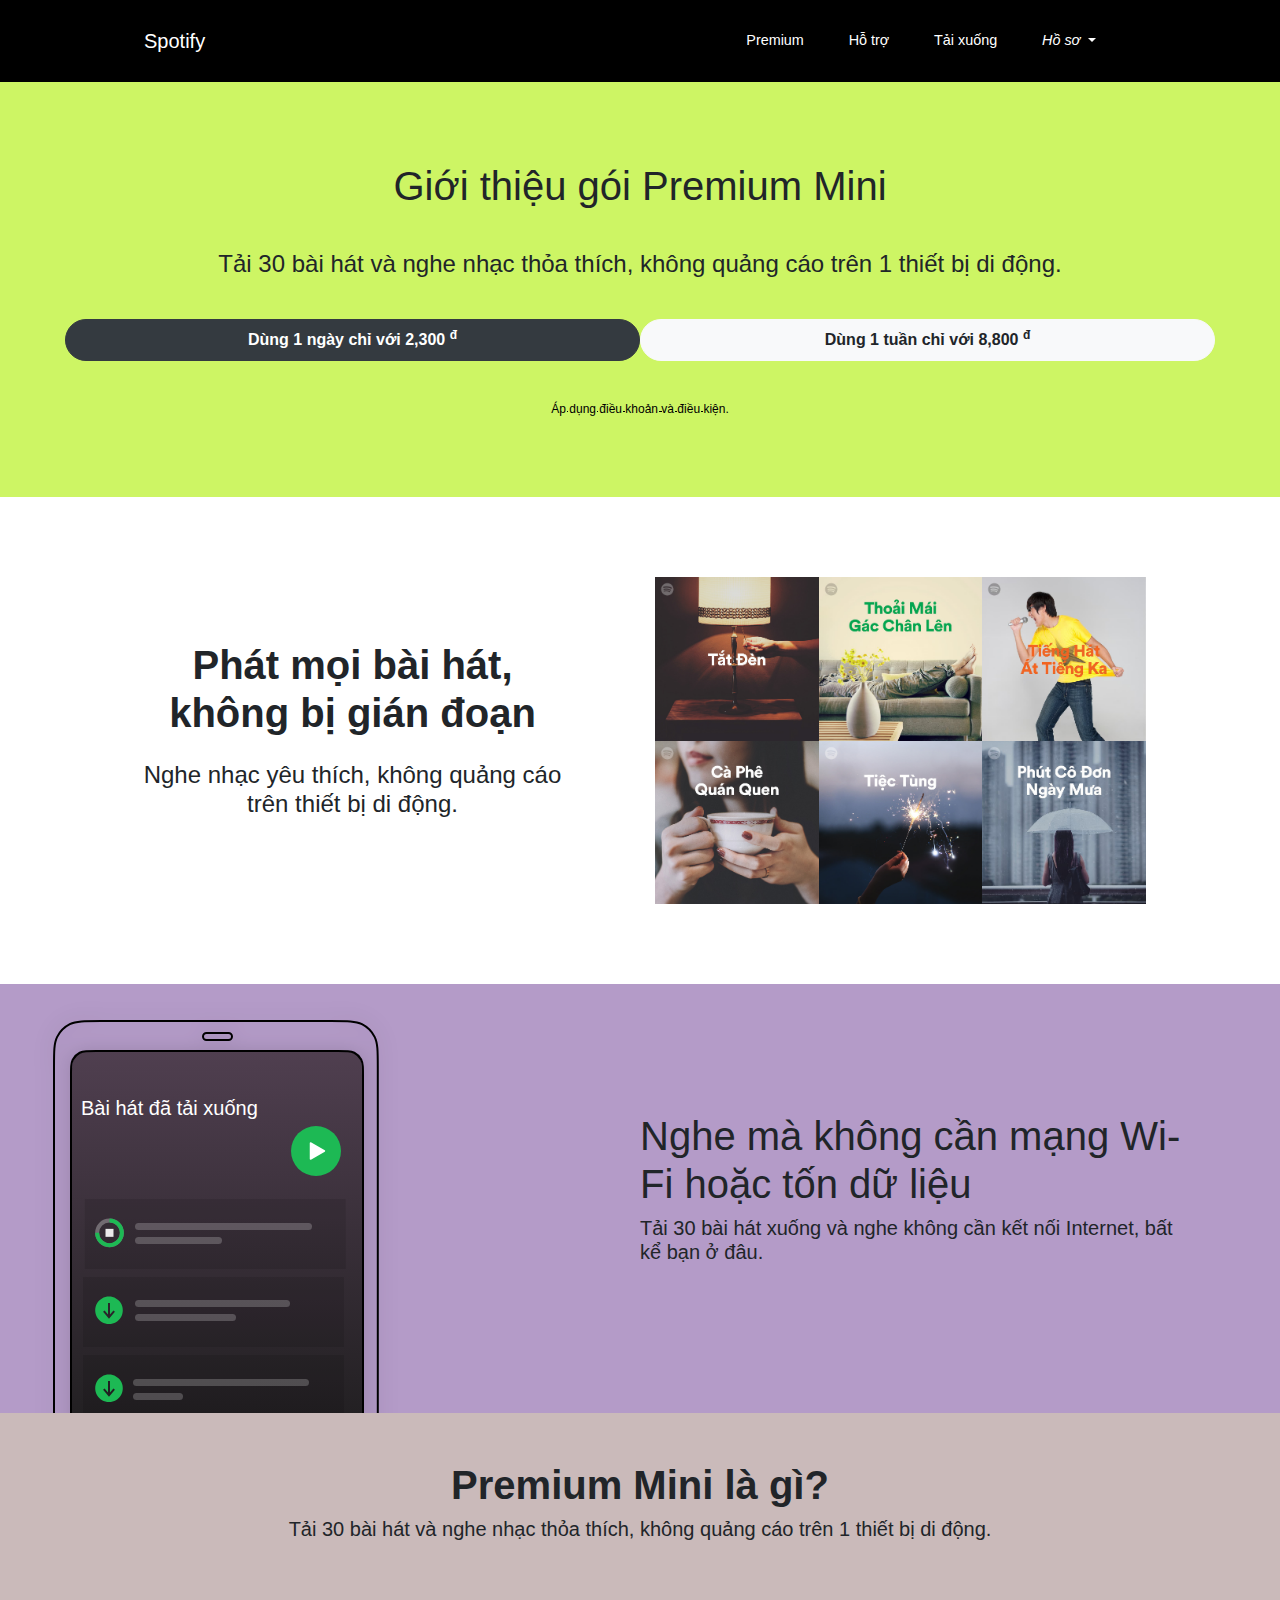
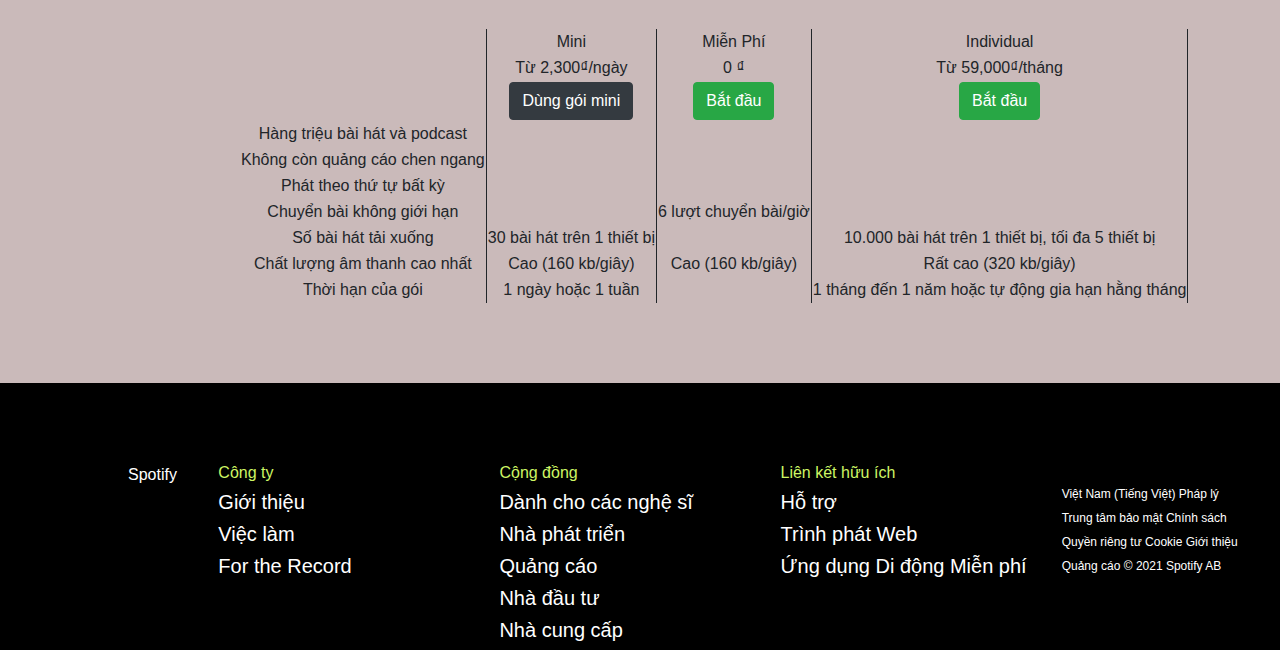
<file: index.html>
<!DOCTYPE html>
<html lang="en">
<head>
    <meta charset="UTF-8">
    <meta http-equiv="X-UA-Compatible" content="IE=edge">
    <meta name="viewport" content="width=device-width, initial-scale=1.0">
    <title>Đỗ Gia Huy</title>
    <link rel="stylesheet" href="bootstrap-4.6.1-dist/css/bootstrap.css">
    <link rel="stylesheet" href="https://pro.fontawesome.com/releases/v5.10.0/css/all.css" integrity="sha384-AYmEC3Yw5cVb3ZcuHtOA93w35dYTsvhLPVnYs9eStHfGJvOvKxVfELGroGkvsg+p" crossorigin="anonymous"/>
    <link rel="stylesheet" href="sass/style.css">


    <script src="https://cdn.jsdelivr.net/npm/jquery@3.5.1/dist/jquery.slim.min.js" integrity="sha384-DfXdz2htPH0lsSSs5nCTpuj/zy4C+OGpamoFVy38MVBnE+IbbVYUew+OrCXaRkfj" crossorigin="anonymous"></script>
    <script src="https://cdn.jsdelivr.net/npm/bootstrap@4.6.1/dist/js/bootstrap.bundle.min.js" integrity="sha384-fQybjgWLrvvRgtW6bFlB7jaZrFsaBXjsOMm/tB9LTS58ONXgqbR9W8oWht/amnpF" crossorigin="anonymous"></script>

    
</head>
<body>
    <header>
        <div class="container-fluid p-0">
            <nav class="navbar navbar-expand-lg">
                <a class="navbar-brand" target="_blank" href="music.html"><i class="fab fa-napster fa-2x"></i>Spotify</a>
                <button class="navbar-toggler" type="button" data-toggle="collapse" data-target="#navbarSupportedContent" aria-controls="navbarSupportedContent" aria-expanded="false" aria-label="Toggle navigation">
                    <i class="fas fa-align-right text-light"></i>
                  <span class="navbar-toggler-icon"></span>
                </button>
              
                <div class="collapse navbar-collapse" id="navbarSupportedContent">
                    <div class="mr-auto"></div>
                  <ul class="navbar-nav">
                    <li class="nav-item active">
                      <a class="nav-link" href="#">Premium</a>
                    </li>
                    <li class="nav-item active">
                        <a class="nav-link" target="_blank" href="hotro.html">Hỗ trợ</a>
                    </li>
                      <li class="nav-item active">
                        <a class="nav-link" href="#">Tải xuống</a>
                    </li>
                    
                    <li class="nav-item dropdown">
                      <a class="nav-link dropdown-toggle" href="#" id="navbarDropdown" role="button" data-toggle="dropdown" aria-expanded="false">
                        <i class="fas fa-user-astronaut">Hồ sơ</i>
                      </a>
                      <div class="dropdown-menu" aria-labelledby="navbarDropdown">
                        <a class="dropdown-item" href="#">Tài khoản</a>
                        <a class="dropdown-item" href="#">Đăng xuất</a>
                      </div>
                    </li>
                  </ul>
                </div>
              </nav>
        </div> 
    </header>
    <main>
        <section class="section-1 text-center">
            <h1>Giới thiệu gói Premium Mini</h1>
            <h4>Tải 30 bài hát và nghe nhạc thỏa thích, không quảng cáo trên 1 thiết bị di động.</h4>
            <div class="pre-mini row">
                <button type="button" class="btn btn-dark px-5 py-2 col-md-6 col-sm-12">Dùng 1 ngày chỉ với 2,300 <sup>đ</sup></button>
                <button type="button" class="btn btn-light px-5 py-2 col-md-6 col-sm-12">Dùng 1 tuần chỉ với 8,800 <sup>đ</sup></button>
            </div>
            <a href="#"><sub>Áp dụng điều khoản và điều kiện.</sub></a>
        </section>
        <section class="section-2 text-center">
            <div class="no-ads row">
                <div class="no-ads-text col-md-6 col-sm-12">
                    <h1>Phát mọi bài hát, không bị gián đoạn</h1>
                    <h4>Nghe nhạc yêu thích, không quảng cáo trên thiết bị di động.</h4>
                </div>
                <div class="no-ads-image col-md-6 col-sm-12 d-flex flex-wrap">
                    <img src="img/ab678e040000ed3a09984b5cba61be72d60c9300.jfif" alt="">
                    <img src="img/ab678e040000ed3a27df910e9c42fb8abac32be8.jfif" alt="">
                    <img src="img/ab678e040000ed3a743d0e88f44d0d14bddfad27.jfif" alt="">
                    <img src="img/ab678e040000ed3aca34a32b88c0e785410e5c81.jfif" alt="">
                    <img src="img/ab678e040000ed3af4a4a056978a21bf98b543f4.jfif" alt="">
                    <img src="img/ab678e040000ed3afaf10f6f9fe56837c9ea6521.jfif" alt="">
                </div>
            </div>
        </section>
        <section class="section-3 tex-left row ">
            <div class="no-wifi-image col-md-6 col-sm-12">
                <div class="phone-image">
                    <img src="img/download.svg" alt="">
                </div>
                <h5>Bài hát đã tải xuống</h5>
            </div>
            <div class="no-wifi-text col-md-6 col-sm-12">
                <h1>Nghe mà không cần mạng Wi-Fi hoặc tốn dữ liệu</h1>
                <h5>Tải 30 bài hát xuống và nghe không cần kết nối Internet, bất kể bạn ở đâu.</h5>
            </div>
        </section>
        <section class="section-4 text-center">
            <div class="pay-text">
                <h1>Premium Mini là gì?</h1>
                <h5>Tải 30 bài hát và nghe nhạc thỏa thích, không quảng cáo trên 1 thiết bị di động.</h5>
            </div>
            <div class="pay-option">
                <table>
                    <tr>
                        <td></td>
                        <td>Mini</td>
                        <td>Miễn Phí</td>
                        <td>Individual</td>
                    </tr>
                    <tr>
                        <td></td>
                        <td>Từ 2,300₫/ngày</td>
                        <td>0 ₫</td>
                        <td>Từ 59,000₫/tháng</td>
                    </tr>
                    <tr>
                        <td></td>
                        <td><button type="button" class="btn btn-dark">Dùng gói mini</button></td>
                        <td><button type="button" class="btn btn-success">Bắt đầu</button></td>
                        <td><button type="button" class="btn btn-success">Bắt đầu</button></td>
                    </tr>
                    <tr>
                        <td>Hàng triệu bài hát và podcast</td>
                        <td><i class="fas fa-check"></i></td>
                        <td><i class="fas fa-check"></i></td>
                        <td><i class="fas fa-check"></i></td>
                    </tr>
                    <tr>
                        <td>Không còn quảng cáo chen ngang</td>
                        <td><i class="fas fa-check"></i></td>
                        <td></td>
                        <td><i class="fas fa-check"></i></td>
                    </tr>
                    <tr>
                        <td>Phát theo thứ tự bất kỳ</td>
                        <td><i class="fas fa-check"></i></td>
                        <td></td>
                        <td><i class="fas fa-check"></i></td>
                    </tr>
                    <tr>
                        <td>Chuyển bài không giới hạn</td>
                        <td><i class="fas fa-check"></i></td>
                        <td>6 lượt chuyển bài/giờ</td>
                        <td><i class="fas fa-check"></i></td>
                    </tr>
                    <tr>
                        <td>Số bài hát tải xuống</td>
                        <td>30 bài hát trên 1 thiết bị</td>
                        <td></td>
                        <td>
                            10.000 bài hát trên 1 thiết bị, tối đa 5 thiết bị</td>
                    </tr>
                    <tr>
                        <td>Chất lượng âm thanh cao nhất</td>
                        <td>Cao (160 kb/giây)</td>
                        <td>Cao (160 kb/giây)</td>
                        <td>Rất cao (320 kb/giây)</td>
                    </tr>
                    <tr>
                        <td>Thời hạn của gói</td>
                        <td>1 ngày hoặc 1 tuần</td>
                        <td></td>
                        <td>
                            1 tháng đến 1 năm hoặc tự động gia hạn hằng tháng</td>
                    </tr>
                </table>
            </div>
        </section>
    </main>
    <footer>
        <div class="container-fluid p-0">
            <div class="footer-content row text-left">
                <div class="col-md-2 col-sm-4">
                    <a href="#"><i class="fab fa-napster fa-3x"></i>Spotify</a></a>
                </div>
                <div class="col-md-8 col-sm-4 row">
                    <div class="col-md-4">
                        <a href="#"><h6>Công ty</h6></a>
                        <a href="#"><h5>Giới thiệu</h5></a>
                        <a href="#"><h5>Việc làm</h5></a>   
                        <a href="#"><h5>For the Record</h5></a>   
                    </div>
                    <div class="col-md-4">
                        <a href="#"><h6>Cộng đồng</h6></a>
                        <a href="#"><h5>Dành cho các nghệ sĩ</h5></a>
                        <a href="#"><h5>Nhà phát triển</h5></a>
                        <a href="#"><h5>Quảng cáo</h5></a>
                        <a href="#"><h5>Nhà đầu tư</h5></a>
                        <a href="#"><h5>Nhà cung cấp</h5></a>
                    </div>
                    <div class="col-md-4">
                        <a href="#"><h6>Liên kết hữu ích</h6></a>
                        <a href="#"><h5>Hỗ trợ</h5></a>
                        <a href="#"><h5>Trình phát Web</h5></a>
                        <a href="#"><h5>Ứng dụng Di động Miễn phí</h5></a>
                    </div>
                </div>
                <div class="col-md-2 col-sm-4">
                    <i class="fab fa-facebook-f"></i>
                    <i class="fab fa-instagram"></i>
                    <i class="fab fa-twitter"></i>
                    <div><sup>
                        Việt Nam (Tiếng Việt)
                        Pháp lý
                        Trung tâm bảo mật
                        Chính sách Quyền riêng tư
                        Cookie
                        Giới thiệu Quảng cáo
                        © 2021 Spotify AB</sup></div>
                </div>
            </div>
        </div>
    </footer>
</body>
</html>
</file>
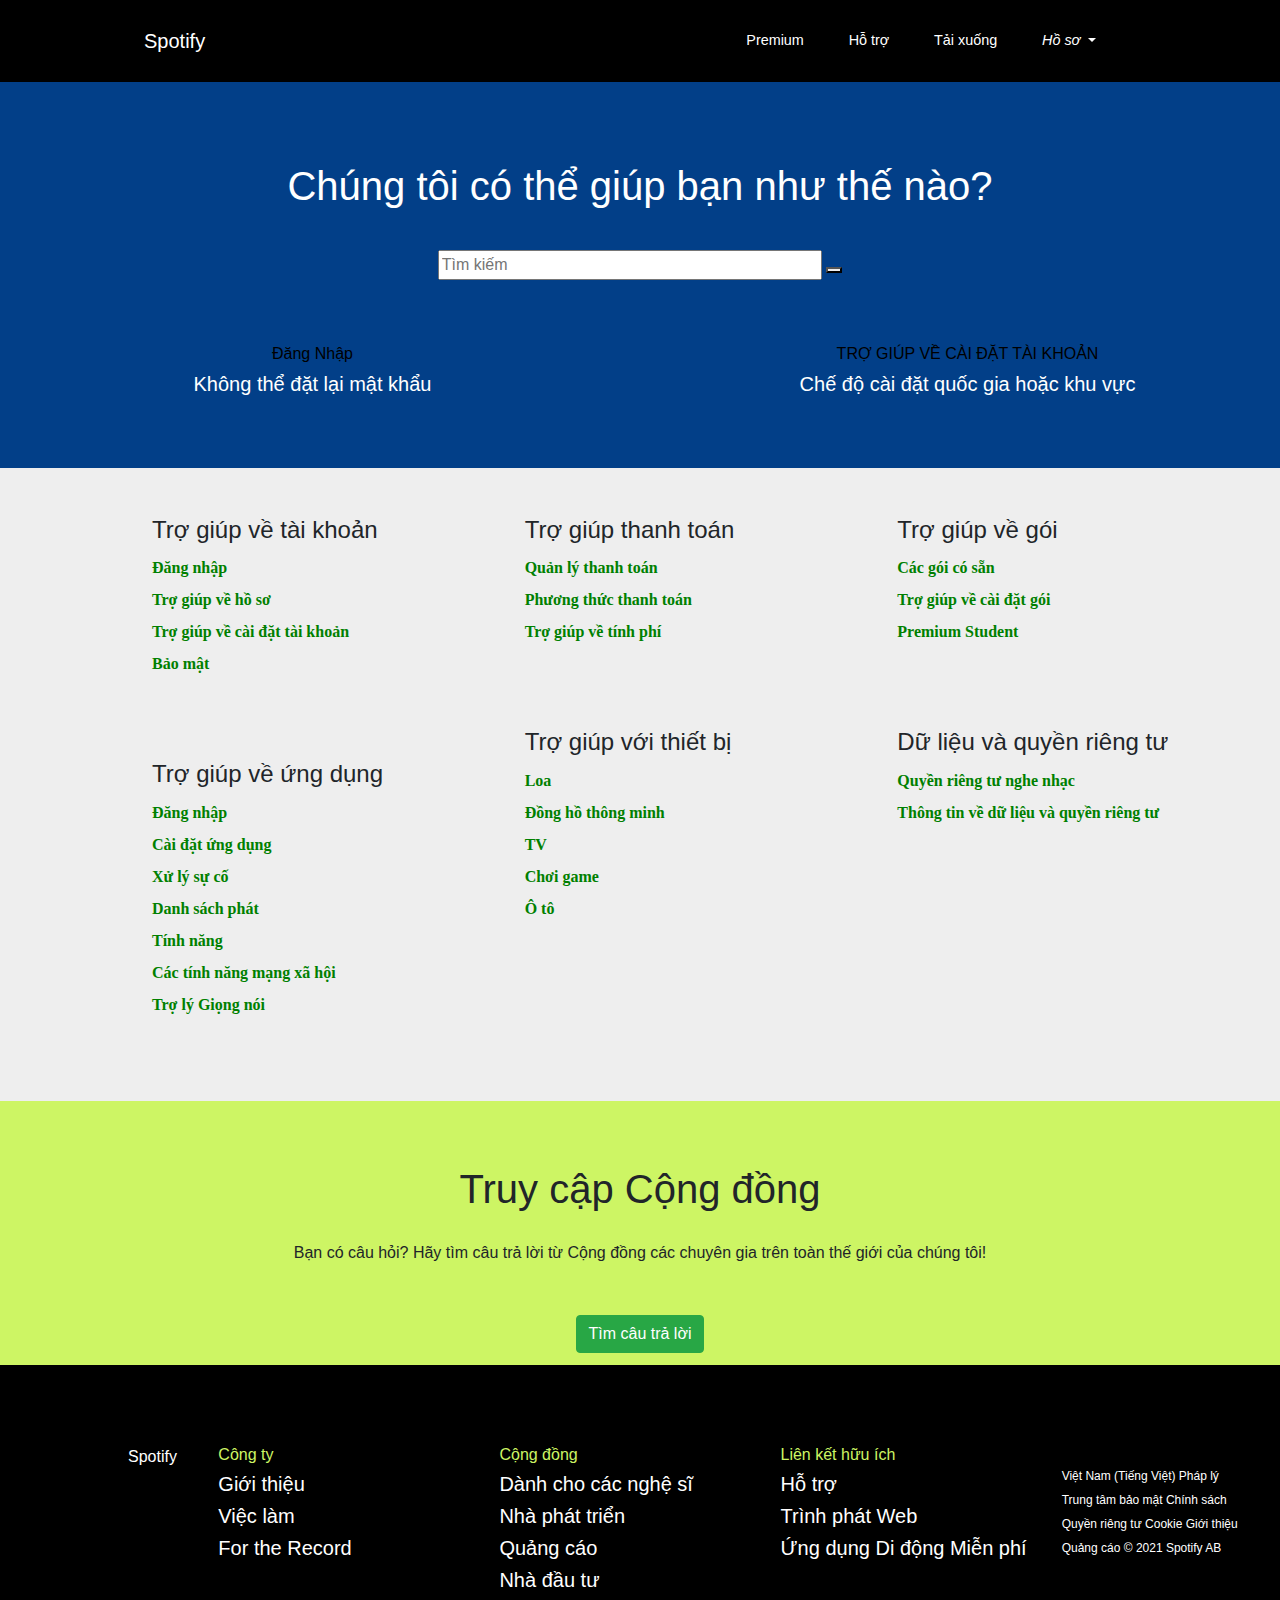
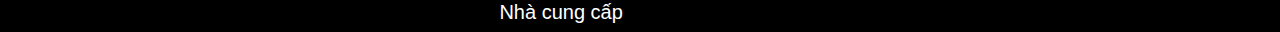
<file: hotro.html>
<!DOCTYPE html>
<html lang="en">
<head>
    <meta charset="UTF-8">
    <meta http-equiv="X-UA-Compatible" content="IE=edge">
    <meta name="viewport" content="width=device-width, initial-scale=1.0">
    <title>Document</title>
    <link rel="stylesheet" href="bootstrap-4.6.1-dist/css/bootstrap.css">
    <link rel="stylesheet" href="https://pro.fontawesome.com/releases/v5.10.0/css/all.css" integrity="sha384-AYmEC3Yw5cVb3ZcuHtOA93w35dYTsvhLPVnYs9eStHfGJvOvKxVfELGroGkvsg+p" crossorigin="anonymous"/>
    <link rel="stylesheet" href="sass/hotro.css">


    <script src="https://cdn.jsdelivr.net/npm/jquery@3.5.1/dist/jquery.slim.min.js" integrity="sha384-DfXdz2htPH0lsSSs5nCTpuj/zy4C+OGpamoFVy38MVBnE+IbbVYUew+OrCXaRkfj" crossorigin="anonymous"></script>
    <script src="https://cdn.jsdelivr.net/npm/bootstrap@4.6.1/dist/js/bootstrap.bundle.min.js" integrity="sha384-fQybjgWLrvvRgtW6bFlB7jaZrFsaBXjsOMm/tB9LTS58ONXgqbR9W8oWht/amnpF" crossorigin="anonymous"></script>
</head>
<body>
    <header>
        <div class="container-fluid p-0">
            <nav class="navbar navbar-expand-lg">
                <a class="navbar-brand" target="_blank" href="music.html"><i class="fab fa-napster fa-2x"></i>Spotify</a>
                <button class="navbar-toggler" type="button" data-toggle="collapse" data-target="#navbarSupportedContent" aria-controls="navbarSupportedContent" aria-expanded="false" aria-label="Toggle navigation">
                    <i class="fas fa-align-right text-light"></i>
                  <span class="navbar-toggler-icon"></span>
                </button>
              
                <div class="collapse navbar-collapse" id="navbarSupportedContent">
                    <div class="mr-auto"></div>
                  <ul class="navbar-nav">
                    <li class="nav-item active">
                      <a class="nav-link" href="index.html">Premium</a>
                    </li>
                    <li class="nav-item active">
                        <a class="nav-link" href="#">Hỗ trợ</a>
                    </li>
                      <li class="nav-item active">
                        <a class="nav-link" href="#">Tải xuống</a>
                    </li>
                    
                    <li class="nav-item dropdown">
                      <a class="nav-link dropdown-toggle" href="#" id="navbarDropdown" role="button" data-toggle="dropdown" aria-expanded="false">
                        <i class="fas fa-user-astronaut">Hồ sơ</i>
                      </a>
                      <div class="dropdown-menu" aria-labelledby="navbarDropdown">
                        <a class="dropdown-item" href="#">Tài khoản</a>
                        <a class="dropdown-item" href="#">Đăng xuất</a>
                      </div>
                    </li>
                  </ul>
                </div>
              </nav>
        </div> 
    </header>
    <main>
        <section class="section-1 text-center">
            <div>
                <h1>Chúng tôi có thể giúp bạn như thế nào?</h1>
            </div>
            <div>
                <input type="text" aria-label="Tìm kiếm" placeholder="Tìm kiếm"> <button><i class="fas fa-search"></i></button>
            </div>
            <div class="row">
                <div class="col-md-6 col-sm-12">
                    <h6>Đăng Nhập</h6>
                    <a href="#"><h5>Không thể đặt lại mật khẩu</h5></a>
                </div>
                <div class="col-md-6 col-sm-12">
                    <h6>TRỢ GIÚP VỀ CÀI ĐẶT TÀI KHOẢN</h6>
                    <a href="#"><h5>Chế độ cài đặt quốc gia hoặc khu vực</h5></a>
                </div>
            </div>
        </section>
        <section class="section-2 row">
          <div class="section-2-text-1 col-md-4 col-sm-12 text-left">
            <div>
              <ul>
                <li><h4>Trợ giúp về tài khoản</h4></li>
                <li><a href="#">Đăng nhập</a></li>
                <li><a href="#">Trợ giúp về hồ sơ</a></li>
                <li><a href="#">Trợ giúp về cài đặt tài khoản</a></li>
                <li><a href="#">Bảo mật</a></li>
              </ul>
            </div>
            <div>
              <ul>
                <li><h4>Trợ giúp về ứng dụng</h4></li>
                <li><a href="#">Đăng nhập</a></li>
                <li><a href="#">Cài đặt ứng dụng</a></li>
                <li><a href="#">Xử lý sự cố</a></li>
                <li><a href="#">Danh sách phát</a></li>
                <li><a href="#">Tính năng</a></li>
                <li><a href="#">Các tính năng mạng xã hội</a></li>
                <li><a href="#">Trợ lý Giọng nói</a></li>
              </ul>
            </div>
          </div>
          <div class="section-2-text-2 col-md-4 col-sm-12 text-left">
            <div>
              <ul>
                <li><h4>Trợ giúp thanh toán</h4></li>
                <li><a href="#">Quản lý thanh toán</a></li>
                <li><a href="#">Phương thức thanh toán</a></li>
                <li><a href="#">Trợ giúp về tính phí</a></li>
              </ul>
            </div>
            <div>
              <ul>
                <li><h4>Trợ giúp với thiết bị</h4></li>
                <li><a href="#">Loa</a></li>
                <li><a href="#">Đồng hồ thông minh</a></li>
                <li><a href="#">TV</a></li>
                <li><a href="#">Chơi game</a></li>
                <li><a href="#">Ô tô</a></li>
              </ul>
            </div>
          </div>
          <div class="section-2-text-3 col-md-4 col-sm-12 text-left">
            <div>
              <ul>
                <li><h4>Trợ giúp về gói</h4></li>
                <li><a href="#">Các gói có sẵn</a></li>
                <li><a href="#">Trợ giúp về cài đặt gói</a></li>
                <li><a href="#">Premium Student</a></li>
              </ul>
            </div>
            <div>
              <ul>
                <li><h4>Dữ liệu và quyền riêng tư</h4></li>
                <li><a href="#">Quyền riêng tư nghe nhạc</a></li>
                <li><a href="#">Thông tin về dữ liệu và quyền riêng tư</a></li>
              </ul>
            </div>
          </div>
          </div>
        </section>
        <section class="section-3 text-center">
          <h1>Truy cập Cộng đồng</h1>
          <p>Bạn có câu hỏi? Hãy tìm câu trả lời từ Cộng đồng các chuyên gia trên toàn thế giới của chúng tôi!</p>
          <button type="button" class="btn btn-success">Tìm câu trả lời</button>
        </section>
    </main>
    <footer>
      <div class="container-fluid p-0">
          <div class="footer-content row text-left">
              <div class="col-md-2 col-sm-4">
                  <a href="#"><i class="fab fa-napster fa-3x"></i>Spotify</a></a>
              </div>
              <div class="col-md-8 col-sm-4 row">
                  <div class="col-md-4">
                      <a href="#"><h6>Công ty</h6></a>
                      <a href="#"><h5>Giới thiệu</h5></a>
                      <a href="#"><h5>Việc làm</h5></a>   
                      <a href="#"><h5>For the Record</h5></a>   
                  </div>
                  <div class="col-md-4">
                      <a href="#"><h6>Cộng đồng</h6></a>
                      <a href="#"><h5>Dành cho các nghệ sĩ</h5></a>
                      <a href="#"><h5>Nhà phát triển</h5></a>
                      <a href="#"><h5>Quảng cáo</h5></a>
                      <a href="#"><h5>Nhà đầu tư</h5></a>
                      <a href="#"><h5>Nhà cung cấp</h5></a>
                  </div>
                  <div class="col-md-4">
                      <a href="#"><h6>Liên kết hữu ích</h6></a>
                      <a href="#"><h5>Hỗ trợ</h5></a>
                      <a href="#"><h5>Trình phát Web</h5></a>
                      <a href="#"><h5>Ứng dụng Di động Miễn phí</h5></a>
                  </div>
              </div>
              <div class="col-md-2 col-sm-4">
                  <i class="fab fa-facebook-f"></i>
                  <i class="fab fa-instagram"></i>
                  <i class="fab fa-twitter"></i>
                  <div><sup>
                      Việt Nam (Tiếng Việt)
                      Pháp lý
                      Trung tâm bảo mật
                      Chính sách Quyền riêng tư
                      Cookie
                      Giới thiệu Quảng cáo
                      © 2021 Spotify AB</sup></div>
              </div>
          </div>
      </div>
    </footer>
</body>
</html>
</file>
<file: sass/style.css>
header {
  background-color: black;
}

header a {
  color: white;
}

.navbar-brand {
  padding-left: 8rem;
}

.nav-item:last-child {
  padding-right: 10rem;
}

.nav-item {
  padding: 0.9rem;
}

.nav-link:hover, .navbar-brand:hover {
  color: green;
}

header a {
  font-size: 0.9em;
}

.section-1 {
  padding: 5rem;
  background-color: #cdf564;
}
.section-1 h1, .section-1 h4, .section-1 .pre-mini {
  padding-bottom: 2rem;
}
.section-1 a {
  color: black;
  text-decoration: underline;
}
.section-1 .pre-mini .btn-dark, .section-1 .pre-mini .btn-light {
  border-radius: 30px;
  font-weight: bold;
}

.section-2 {
  padding: 5rem;
}

.no-ads-text {
  padding: 4rem;
}
.no-ads-text h1 {
  font-weight: bold;
}
.no-ads-text h4 {
  padding-top: 1rem;
}

.no-ads-image img {
  width: 30%;
}

.section-3 {
  background-color: #b49bc8;
  padding-top: 1rem;
}

.no-wifi-image {
  padding-left: 3rem;
}
.no-wifi-image .phone-image {
  position: relative;
}
.no-wifi-image h5 {
  position: absolute;
  top: 6rem;
  left: 6rem;
  color: white;
}

.no-wifi-text {
  padding: 7rem 7rem 0 0;
  font-weight: bold;
}

.section-4 {
  padding-top: 3rem;
  padding-bottom: 5rem;
  background-color: #cababa;
  position: relative;
}
.section-4 h1 {
  font-weight: bold;
}
.section-4 .pay-option {
  padding-top: 5rem;
}
.section-4 .pay-option table {
  margin-left: 15rem;
}

td {
  border-right: 1px solid;
}

footer {
  background-color: black;
}
footer a {
  color: white;
  text-decoration: none;
}
footer a h6 {
  color: #cdf564;
}
footer a i {
  padding-left: 8rem;
}
footer i {
  padding-left: 2rem;
  color: white;
}
footer a:hover {
  color: green;
}
footer sup {
  color: white;
}

.footer-content {
  padding-top: 5rem;
}

@media only screen and (max-width: 768px) {
  .navbar-brand {
    padding-left: 1rem;
  }
}
@media screen and (max-width: 1000px) {
  .pay-option {
    margin-left: -15rem;
  }
  .pay-option table {
    margin-left: 0rem;
  }
}
@media screen and (max-width: 484px) {
  .song audio {
    width: 20%;
  }

  .details {
    margin-left: 0rem;
  }
}
@media screen and (max-width: 714px) {
  .no-wifi-text {
    padding-right: 0rem;
    padding-left: 2rem;
  }
}

/*# sourceMappingURL=style.css.map */
</file>
<file: sass/hotro.css>
header {
  background-color: black;
}

header a {
  color: white;
}

.navbar-brand {
  padding-left: 8rem;
}

.nav-item:last-child {
  padding-right: 10rem;
}

.nav-item {
  padding: 0.9rem;
}

.nav-link:hover, .navbar-brand:hover {
  color: green;
}

header a {
  font-size: 0.9em;
}

.section-1 {
  background: url(https://support.scdn.co/web/_next/static/assets/ed7d175/search-mobile.webp) top/100% no-repeat #023f88;
  padding-top: 3rem;
  padding-bottom: 4rem;
}
.section-1 h1 {
  color: white;
  font-family: -apple-system, BlinkMacSystemFont, "Segoe UI", Roboto, Oxygen, Ubuntu, Cantarell, "Open Sans", "Helvetica Neue", sans-serif;
  padding: 2rem;
}
.section-1 input {
  width: 30%;
  margin-bottom: 4rem;
}
.section-1 h6 {
  color: black;
}
.section-1 a {
  color: white;
  text-decoration: none;
}
.section-1 a:hover {
  color: red;
}

.section-2 {
  background-color: #eee;
  padding-top: 3rem;
  padding-left: 7rem;
  padding-right: 5rem;
}
.section-2 ul {
  list-style: none;
  padding-bottom: 4rem;
}
.section-2 li {
  line-height: 2rem;
}
.section-2 a {
  color: green;
  font-family: cursive;
  font-weight: bold;
}

.section-3 {
  background-color: #cdf564;
  padding-top: 4rem;
  line-height: 4rem;
  font-family: -apple-system, BlinkMacSystemFont, "Segoe UI", Roboto, Oxygen, Ubuntu, Cantarell, "Open Sans", "Helvetica Neue", sans-serif;
}

footer {
  background-color: black;
}

footer a {
  color: white;
  text-decoration: none;
}

footer a h6 {
  color: #cdf564;
}

footer a i {
  padding-left: 8rem;
}

footer i {
  padding-left: 2rem;
  color: white;
}

footer a:hover {
  color: green;
}

footer sup {
  color: white;
}

.footer-content {
  padding-top: 5rem;
}

@media only screen and (max-width: 768px) {
  .navbar-brand {
    padding-left: 1rem;
  }
}

/*# sourceMappingURL=hotro.css.map */
</file>
